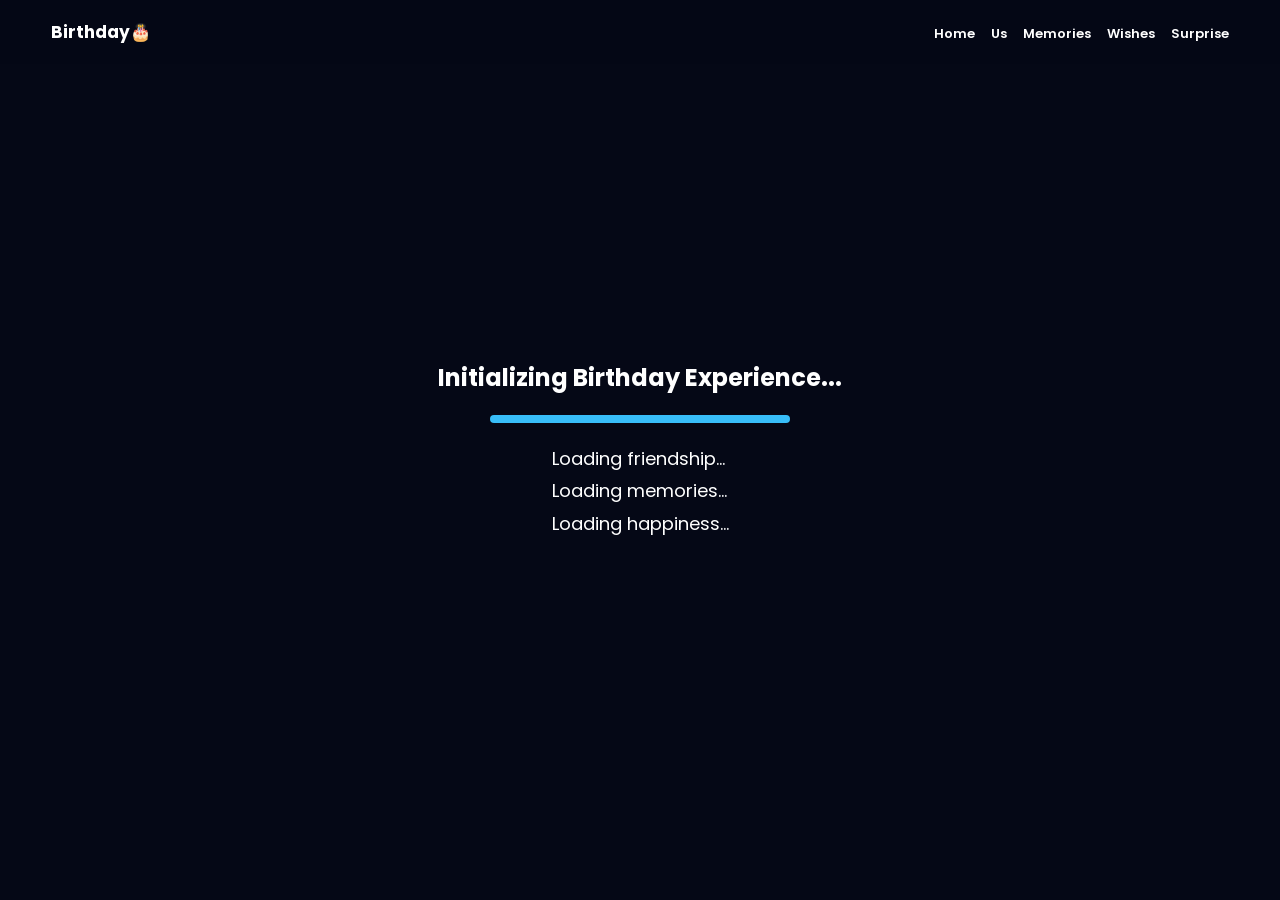
<file: index.html>
<!DOCTYPE html>
<html lang="en">
<head>
<meta charset="UTF-8">
<meta name="viewport" content="width=device-width, initial-scale=1.0">

<title>Birthday 21.0 </title>

<link rel="stylesheet" href="style.css">

</head>

<body>

<div class="stars"></div>


<!-- Loading Screen -->

<div class="loader">

<h2>Initializing Birthday Experience...</h2>

<div class="loading-bar">
<div></div>
</div>

<p>
Loading friendship...
<br>
Loading memories...
<br>
Loading happiness...
</p>

</div>



<header>

<nav>

<h2 class="logo">
Birthday🎂
</h2>


<ul>

<li><a href="index.html">Home</a></li>

<li><a href="us.html">Us</a></li>

<li><a href="memories.html">Memories</a></li>

<li><a href="wishes.html">Wishes</a></li>

<li><a href="extras.html">Surprise</a></li>

</ul>


</nav>

</header>



<section class="hero">


<div class="hero-content">




<h1>
Happy 21st Birthday
<br>

<span>
እቴጌ 
</span>

</h1>


<h3>
July 16 🎂
</h3>



<p>

9+ years of laughter, memories,

</p>



<a href="us.html" class="btn">

Enter Our Story ✨

</a>


</div>


</section>




<script src="script.js"></script>

</body>
</html>
</file>
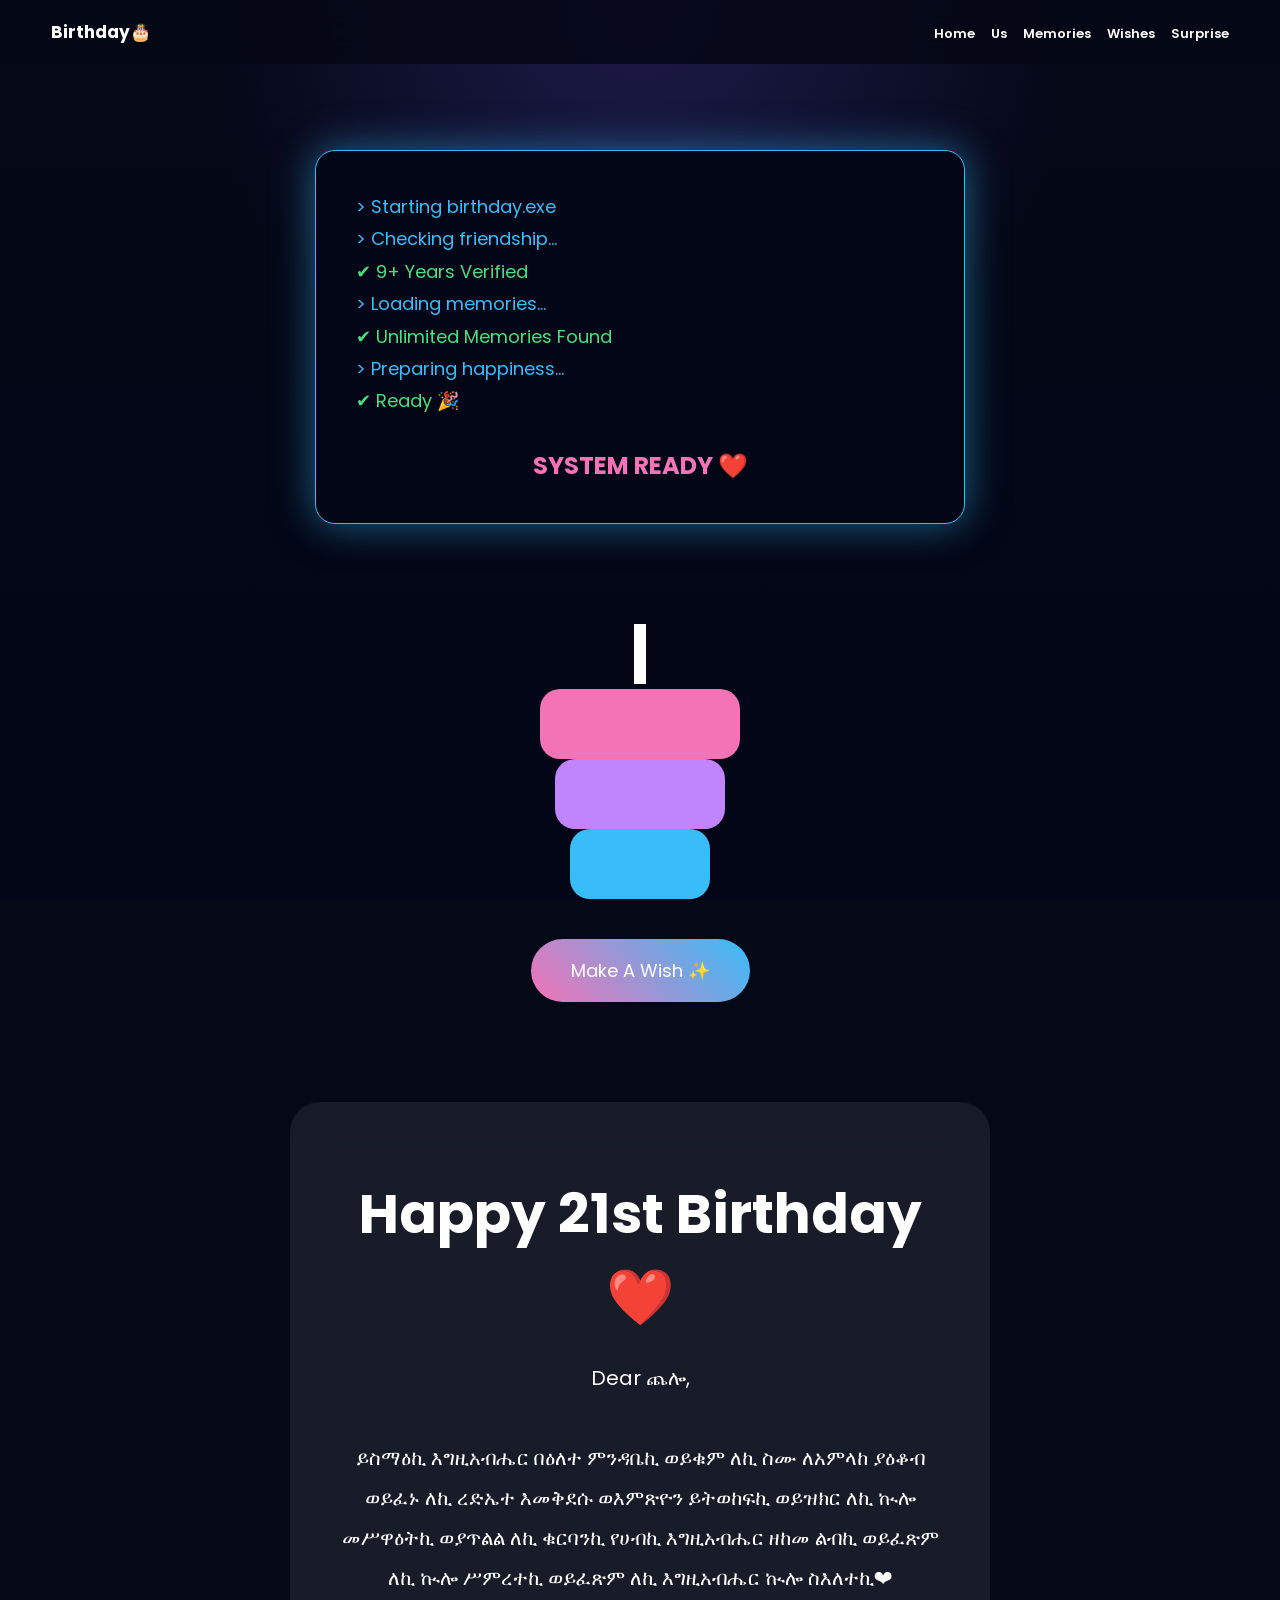
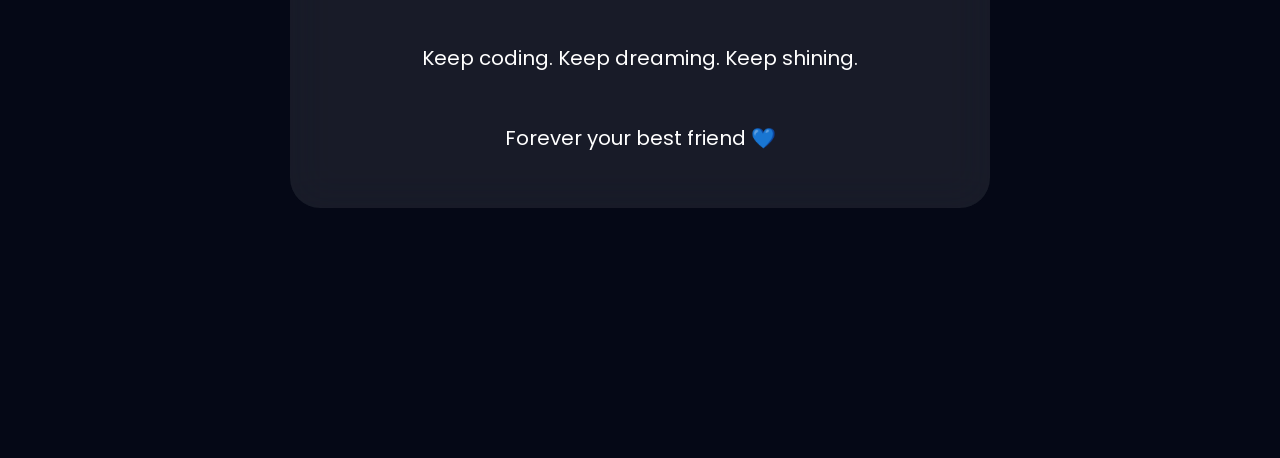
<file: extras.html>
<!DOCTYPE html>
<html lang="en">

<head>

<meta charset="UTF-8">
<meta name="viewport" content="width=device-width, initial-scale=1.0">

<title>Surprise | Birthday.exe</title>

<link rel="stylesheet" href="style.css">

</head>


<body>


<div class="stars"></div>



<header>

<nav>

<h2 class="logo">
Birthday🎂
</h2>


<ul>

<li><a href="index.html">Home</a></li>

<li><a href="us.html">Us</a></li>

<li><a href="memories.html">Memories</a></li>

<li><a href="wishes.html">Wishes</a></li>

<li><a href="extras.html">Surprise</a></li>

</ul>

</nav>

</header>






<section class="surprise-page">



<div class="terminal">


<p>> Starting birthday.exe</p>

<p>> Checking friendship...</p>

<p class="success">
✔ 9+ Years Verified
</p>


<p>> Loading memories...</p>

<p class="success">
✔ Unlimited Memories Found
</p>


<p>> Preparing happiness...</p>

<p class="success">
✔ Ready 🎉
</p>


<h2>
SYSTEM READY ❤️
</h2>


</div>






<div class="cake-area">


<div class="cake">


<div class="candle">

<div class="fire" id="flame"></div>

</div>


<div class="top"></div>


<div class="layer"></div>

<div class="layer second"></div>

<div class="layer third"></div>


</div>



<button onclick="celebrate()">

Make A Wish ✨

</button>
<p id="wishMessage"></p>


</div>








<div class="final-message">


<h1>
Happy 21st Birthday ❤️
</h1>


<p>

Dear ጨሎ,


<br><br>
ይስማዕኪ እግዚአብሔር በዕለተ ምንዳቤኪ
ወይቁም ለኪ ስሙ ለአምላከ ያዕቆብ 
ወይፈኑ ለኪ ረድኤተ እመቅደሱ
ወእምጽዮን ይትወከፍኪ 
ወይዝክር ለኪ ኲሎ መሥዋዕትኪ 
ወያጥልል ለኪ ቁርባንኪ
የሀብኪ እግዚአብሔር ዘከመ ልብኪ 
ወይፈጽም ለኪ ኲሎ ሥምረተኪ 
ወይፈጽም ለኪ እግዚአብሔር ኲሎ ስእለተኪ❤
<br><br>

Keep coding.
Keep dreaming.
Keep shining.

<br><br>

Forever your best friend 💙

</p>


</div>






<div id="confetti"></div>



<script src="script.js"></script>


</body>

</html>
</file>
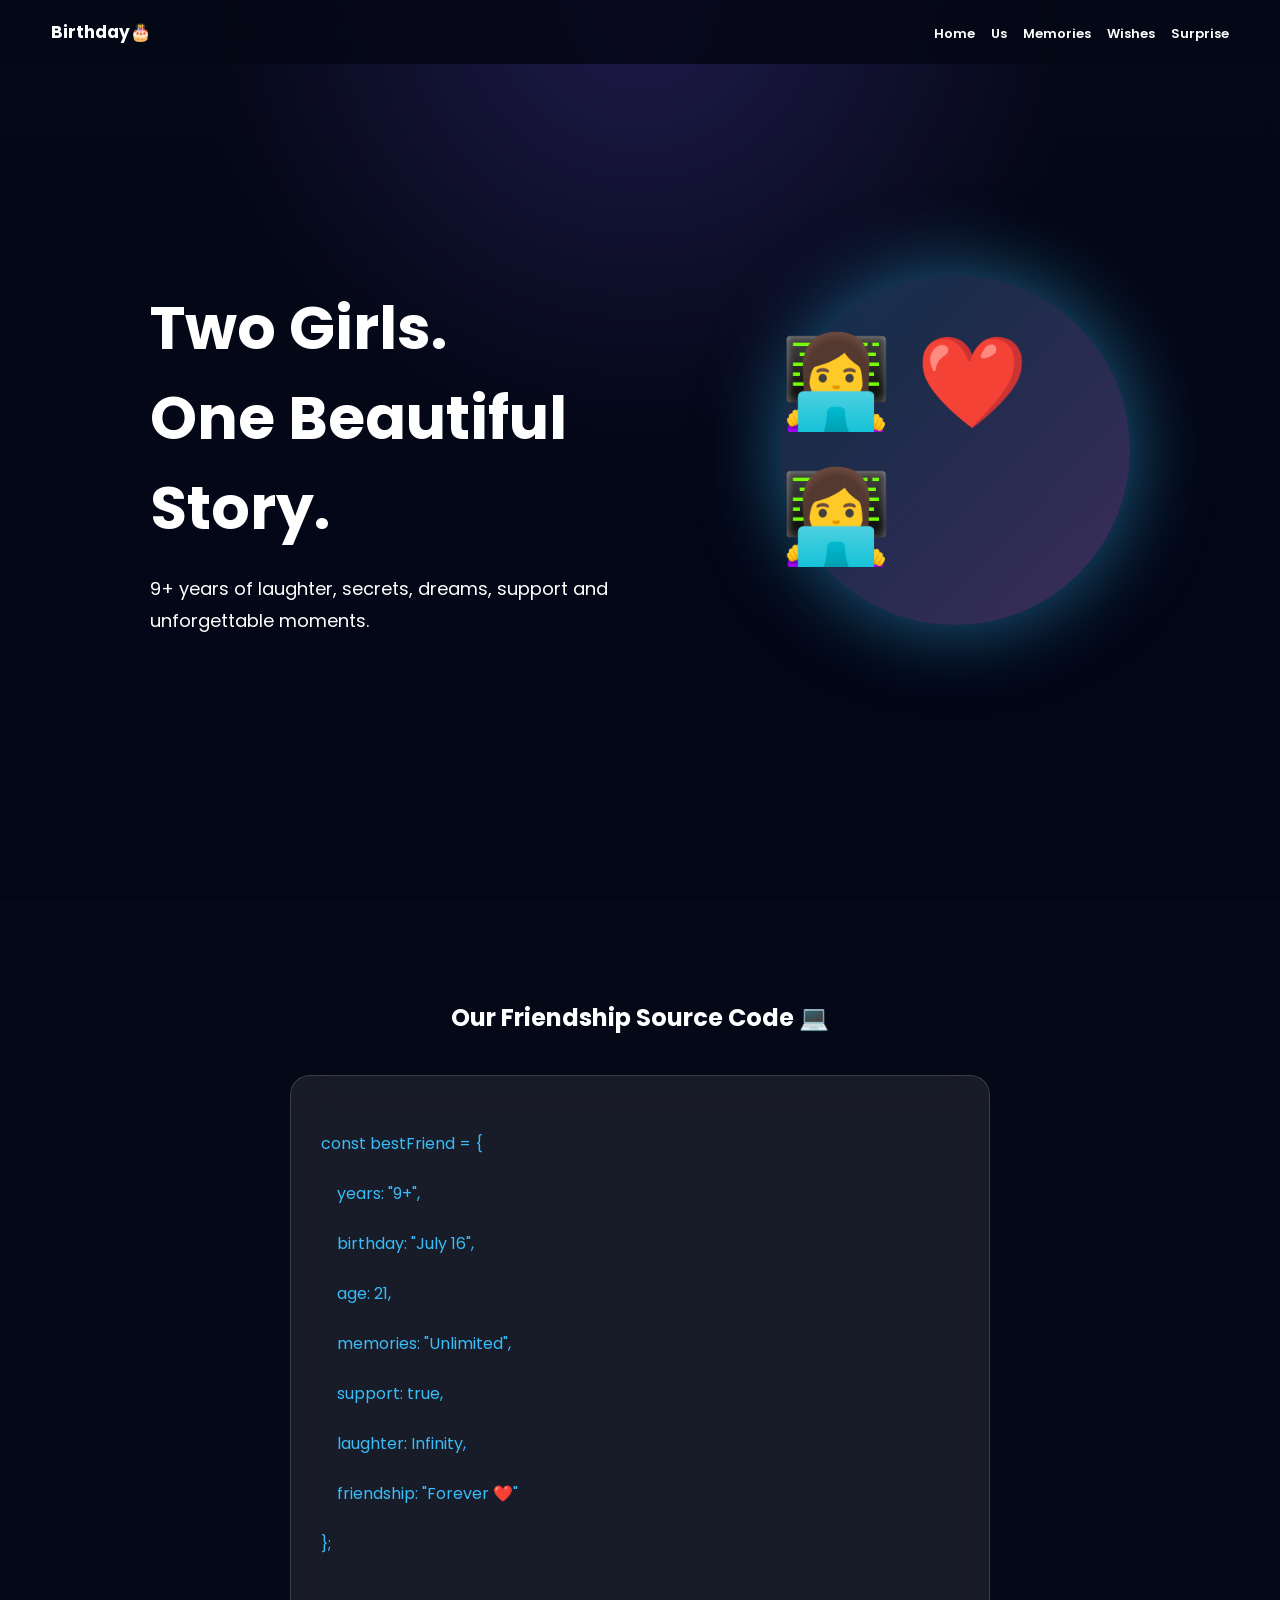
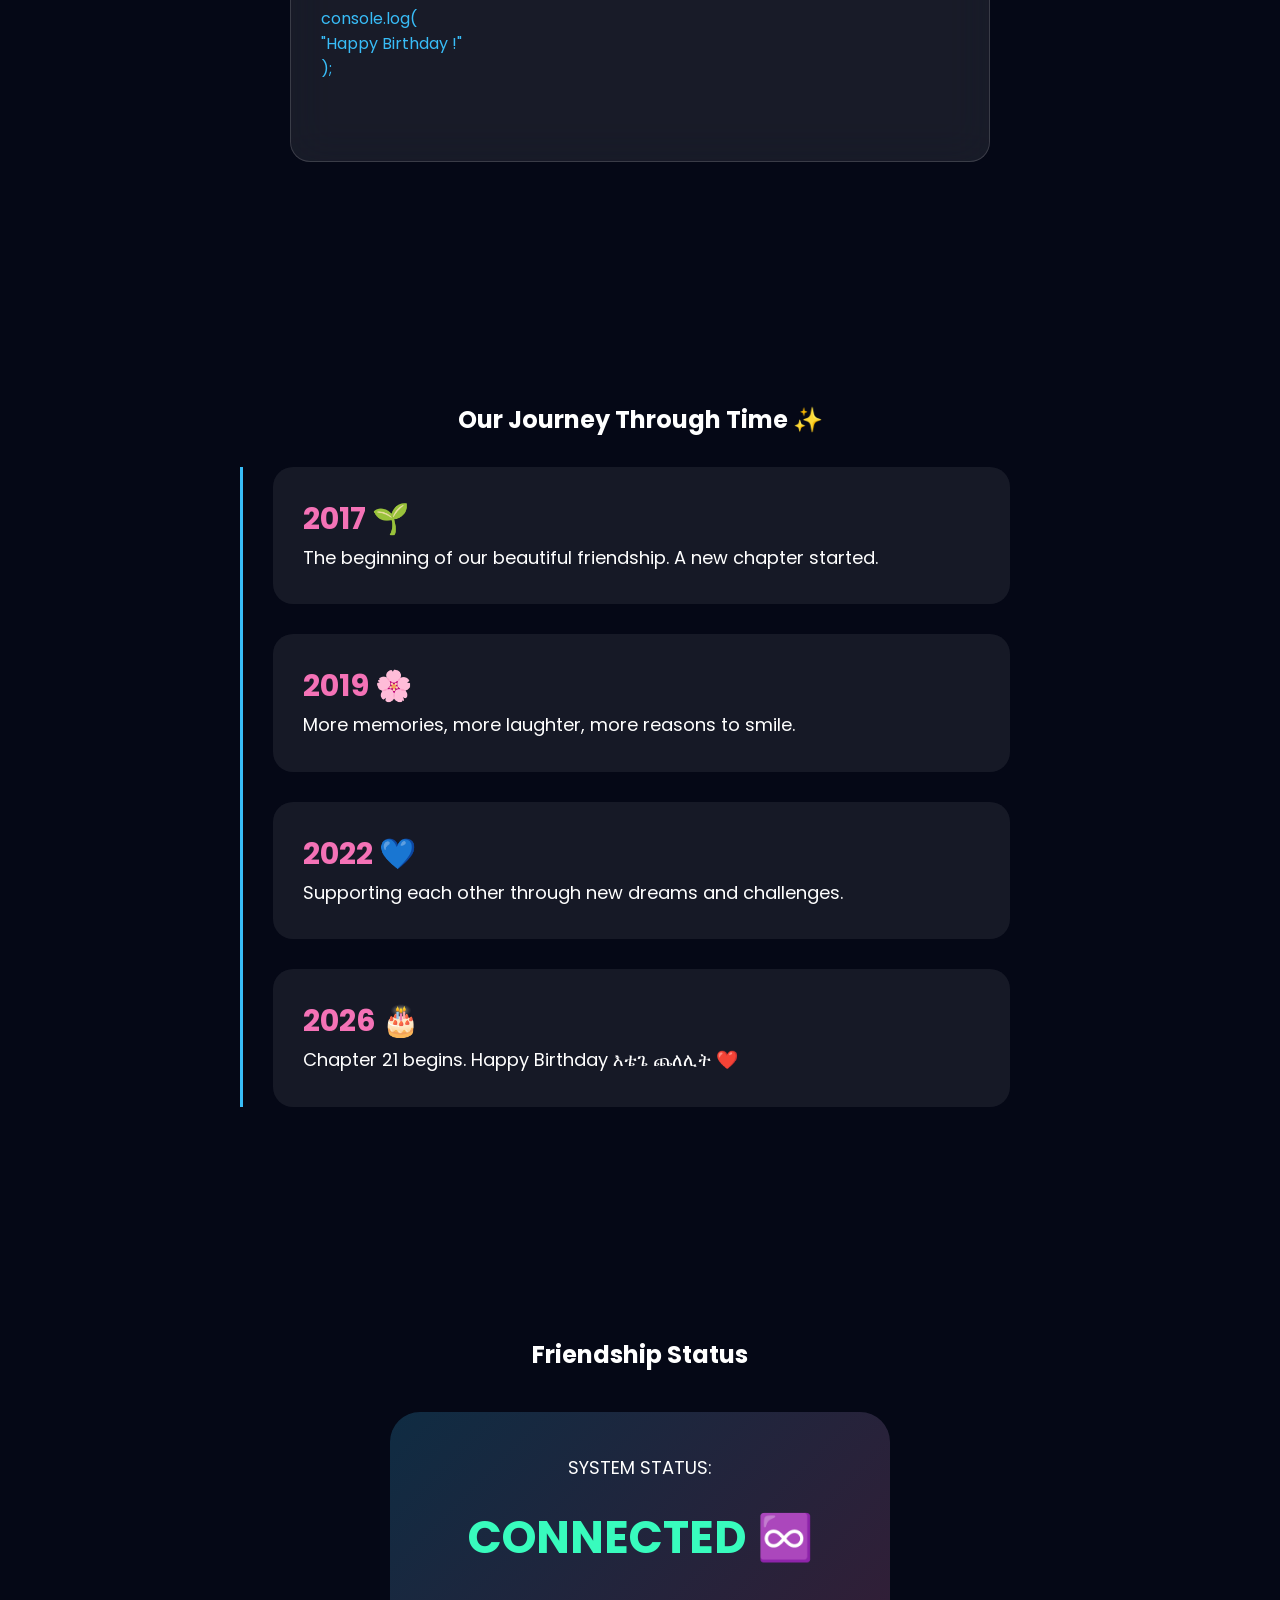
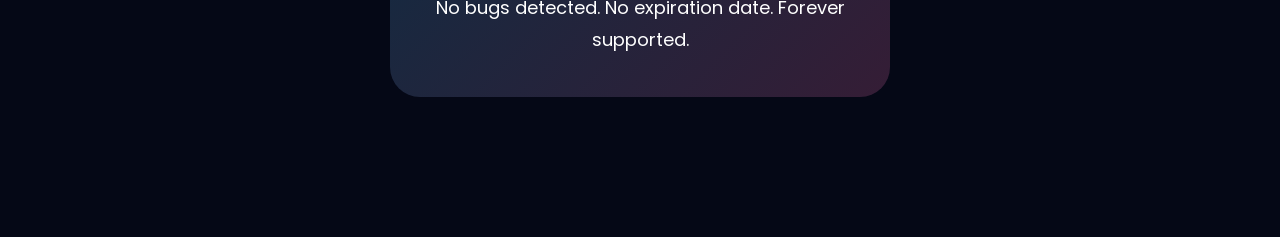
<file: us.html>
<!DOCTYPE html>
<html lang="en">

<head>

<meta charset="UTF-8">
<meta name="viewport" content="width=device-width, initial-scale=1.0">

<title>Us | 9 Years of Friendship</title>

<link rel="stylesheet" href="style.css">

</head>


<body>


<div class="stars"></div>


<header>

<nav>

<h2 class="logo">
Birthday🎂
</h2>


<ul>

<li><a href="index.html">Home</a></li>

<li><a href="us.html">Us</a></li>

<li><a href="memories.html">Memories</a></li>

<li><a href="wishes.html">Wishes</a></li>

<li><a href="extras.html">Surprise</a></li>

</ul>

</nav>

</header>




<section class="friend-hero">


<div class="friend-text">



<h1>
Two Girls.
<br>
One Beautiful Story.
</h1>


<p>

9+ years of laughter, secrets,
dreams, support and unforgettable moments.

</p>


</div>



<div class="friend-image">

<!-- Replace this with AI image later -->

<div class="ai-girls">

👩‍💻 ❤️ 👩‍💻

</div>


</div>


</section>






<section class="code-section">


<h2>
Our Friendship Source Code 💻
</h2>


<div class="code-card">


<pre>

const bestFriend = {

    years: "9+",

    birthday: "July 16",

    age: 21,

    memories: "Unlimited",

    support: true,

    laughter: Infinity,

    friendship: "Forever ❤️"

};


console.log(
"Happy Birthday !"
);


</pre>


</div>


</section>







<section class="timeline">


<h2>
Our Journey Through Time ✨
</h2>



<div class="timeline-box">


<div class="event">

<h3>
2017 🌱
</h3>

<p>
The beginning of our beautiful friendship.
A new chapter started.
</p>

</div>




<div class="event">

<h3>
2019 🌸
</h3>

<p>
More memories, more laughter,
more reasons to smile.
</p>

</div>





<div class="event">

<h3>
2022 💙
</h3>

<p>
Supporting each other through
new dreams and challenges.
</p>

</div>





<div class="event">

<h3>
2026 🎂
</h3>

<p>
Chapter 21 begins.
Happy Birthday እቴጌ ጨለሊት ❤️
</p>

</div>



</div>


</section>





<section class="promise">


<h2>
Friendship Status
</h2>


<div class="status-card">


<p>

SYSTEM STATUS:

</p>


<h1>
CONNECTED ♾️

</h1>


<p>

No bugs detected.
No expiration date.
Forever supported.

</p>


</div>


</section>





</body>

</html>
</file>
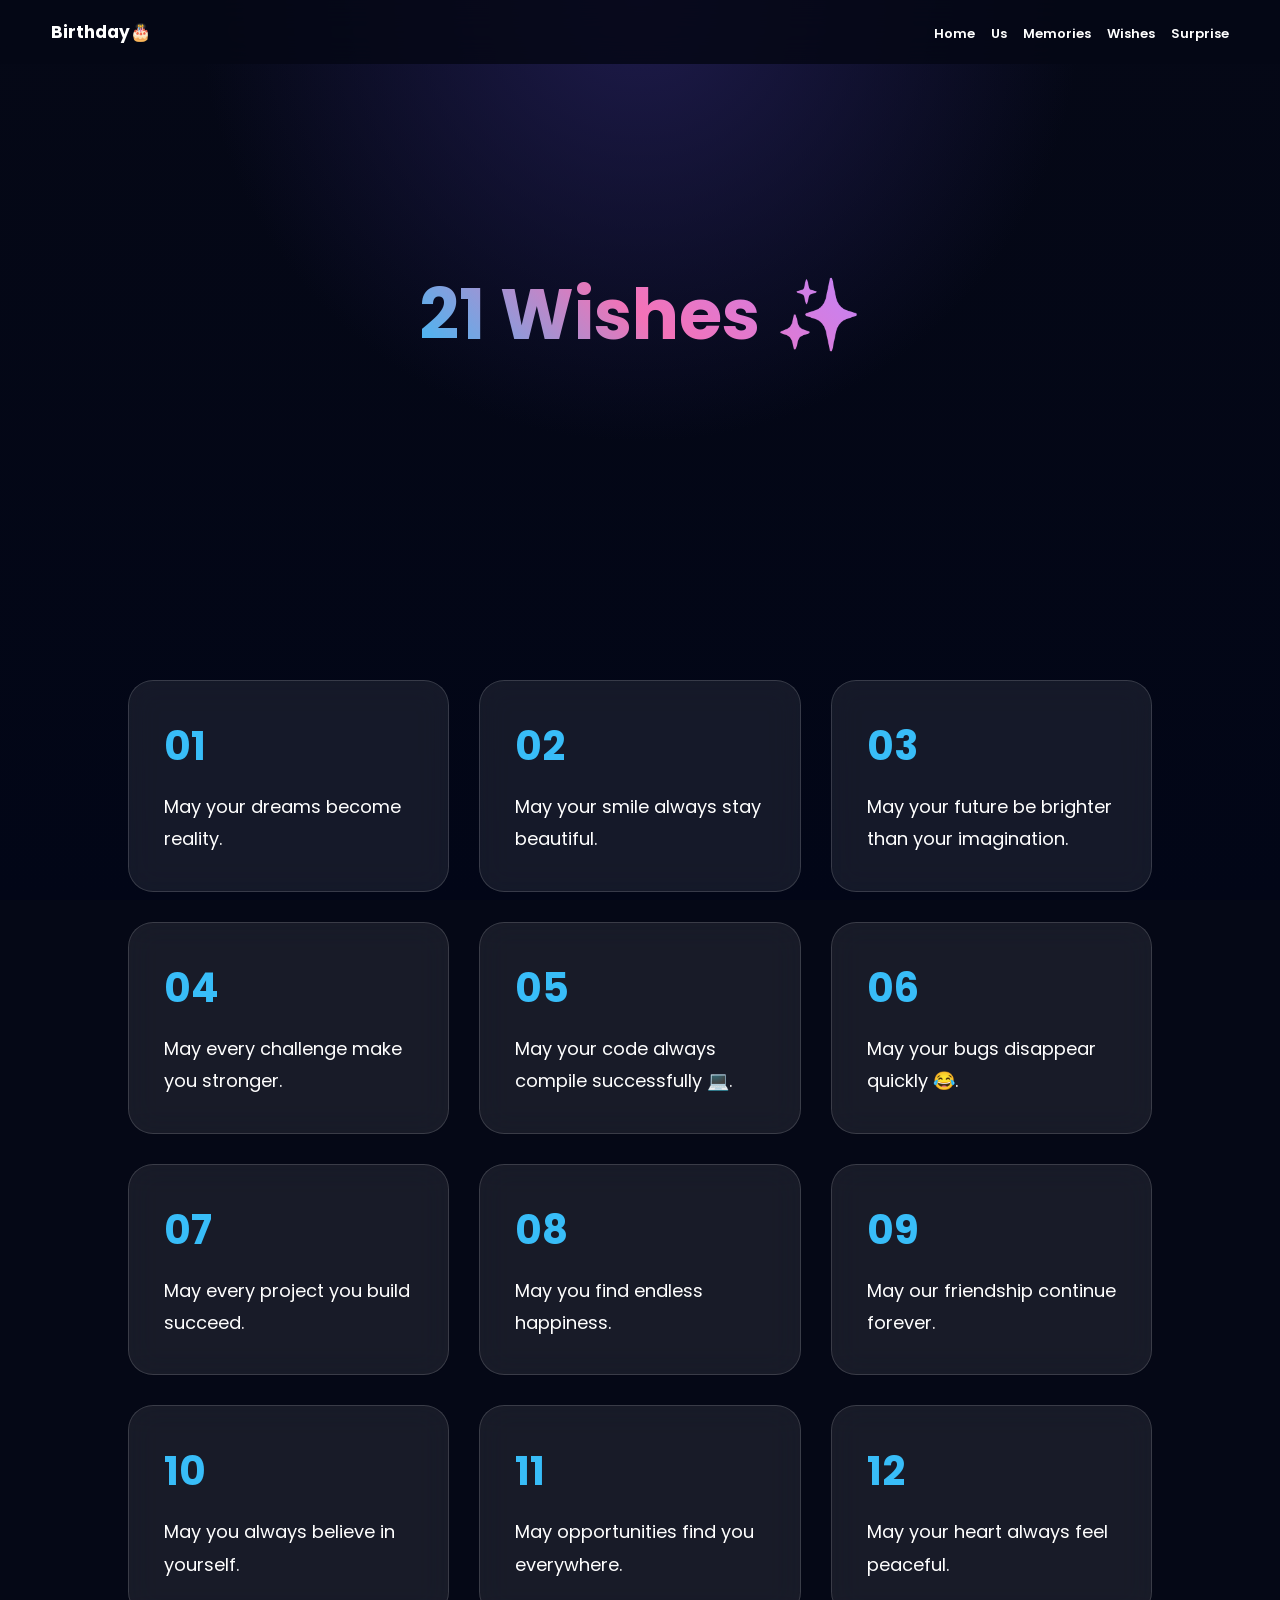
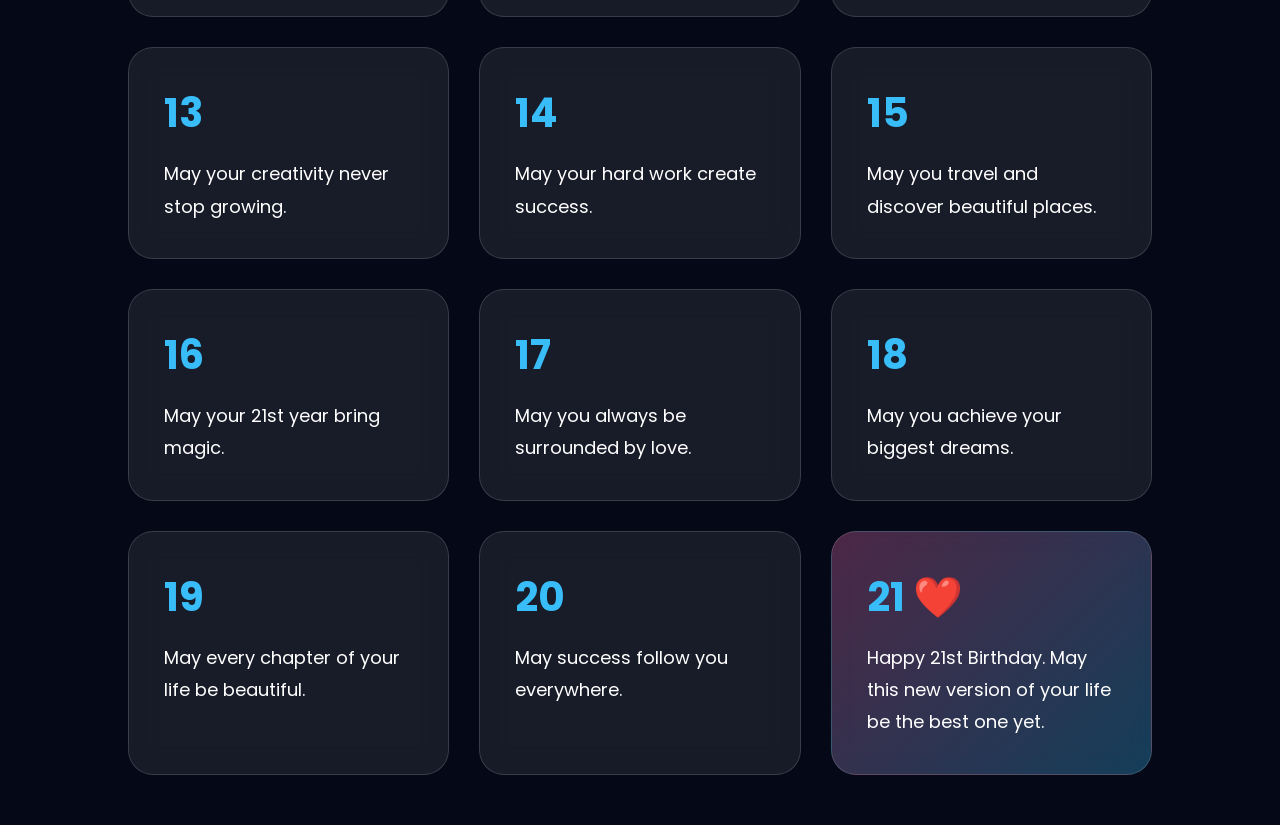
<file: wishes.html>
<!DOCTYPE html>
<html lang="en">

<head>

<meta charset="UTF-8">
<meta name="viewport" content="width=device-width, initial-scale=1.0">

<title>21 Wishes | Birthday🎂</title>

<link rel="stylesheet" href="style.css">

</head>


<body>


<div class="stars"></div>



<header>

<nav>

<h2 class="logo">
Birthday🎂
</h2>


<ul>

<li><a href="index.html">Home</a></li>

<li><a href="us.html">Us</a></li>

<li><a href="memories.html">Memories</a></li>

<li><a href="wishes.html">Wishes</a></li>

<li><a href="extras.html">Surprise</a></li>

</ul>

</nav>

</header>





<section class="wish-hero">



<h1>
21 Wishes ✨
</h1>





</section>







<section class="wish-container">



<div class="wish-card">

<h2>01</h2>

<p>
May your dreams become reality.
</p>

</div>




<div class="wish-card">

<h2>02</h2>

<p>
May your smile always stay beautiful.
</p>

</div>





<div class="wish-card">

<h2>03</h2>

<p>
May your future be brighter than your imagination.
</p>

</div>





<div class="wish-card">

<h2>04</h2>

<p>
May every challenge make you stronger.
</p>

</div>






<div class="wish-card">

<h2>05</h2>

<p>
May your code always compile successfully 💻.
</p>

</div>





<div class="wish-card">

<h2>06</h2>

<p>
May your bugs disappear quickly 😂.
</p>

</div>





<div class="wish-card">

<h2>07</h2>

<p>
May every project you build succeed.
</p>

</div>





<div class="wish-card">

<h2>08</h2>

<p>
May you find endless happiness.
</p>

</div>





<div class="wish-card">

<h2>09</h2>

<p>
May our friendship continue forever.
</p>

</div>





<div class="wish-card">

<h2>10</h2>

<p>
May you always believe in yourself.
</p>

</div>





<div class="wish-card">

<h2>11</h2>

<p>
May opportunities find you everywhere.
</p>

</div>





<div class="wish-card">

<h2>12</h2>

<p>
May your heart always feel peaceful.
</p>

</div>





<div class="wish-card">

<h2>13</h2>

<p>
May your creativity never stop growing.
</p>

</div>





<div class="wish-card">

<h2>14</h2>

<p>
May your hard work create success.
</p>

</div>





<div class="wish-card">

<h2>15</h2>

<p>
May you travel and discover beautiful places.
</p>

</div>





<div class="wish-card">

<h2>16</h2>

<p>
May your 21st year bring magic.
</p>

</div>





<div class="wish-card">

<h2>17</h2>

<p>
May you always be surrounded by love.
</p>

</div>





<div class="wish-card">

<h2>18</h2>

<p>
May you achieve your biggest dreams.
</p>

</div>





<div class="wish-card">

<h2>19</h2>

<p>
May every chapter of your life be beautiful.
</p>

</div>





<div class="wish-card">

<h2>20</h2>

<p>
May success follow you everywhere.
</p>

</div>





<div class="wish-card final-wish">

<h2>21 ❤️</h2>

<p>
Happy 21st Birthday.
May this new version of your life be the best one yet.
</p>

</div>



</section>





</body>

</html>
</file>
<file: style.css>
@import url('https://fonts.googleapis.com/css2?family=Poppins:wght@300;400;600;700&display=swap');


*{
margin:0;
padding:0;
box-sizing:border-box;
font-family:Poppins,sans-serif;
}



body{

background:#050816;
color:white;
overflow-x:hidden;

}



.stars{

position:fixed;
width:100%;
height:100%;

background:

radial-gradient(circle at top,#1e1b4b,transparent 40%),

linear-gradient(#050816,#020617);

z-index:-1;

}



header {
    position: fixed;
    top: 0;
    left: 0;
    width: 100%;
    padding: 19px 4%;
    background: rgba(5, 8, 22, 0.85);
    backdrop-filter: blur(15px);
    z-index: 1000;
}

nav {
    display: flex;
    justify-content: space-between;
    align-items: center;
}

.logo {
    font-size: 17px;
    font-weight: bold;
    color: white;
}

.logo span {
    color: #38bdf8;
}

nav ul{
    display:flex;
    align-items:center;
    justify-content:flex-end;
    gap:16px;
    list-style:none;
    margin:0;
    padding:0;
    flex-wrap:nowrap;
}

nav ul li {
    display: inline-block;
}

nav ul li a {
    color: white;
    text-decoration: none;
    font-size: 13px;
    font-weight: 600;
    transition: 0.3s;
}

nav ul li a:hover {
    color: #f472b6;
}
ul{

display:flex;
gap:35px;
list-style:none;

}



a{

color:white;
text-decoration:none;

}



.hero{

height:100vh;

display:flex;
align-items:center;
justify-content:center;

text-align:center;

}



.hero-content{

max-width:800px;

}



.code{

color:#38bdf8;

font-family:monospace;

font-size:18px;

}



h1{

font-size:70px;
margin:20px 0;

}



h1 span{

background:linear-gradient(
45deg,
#38bdf8,
#c084fc,
#f472b6
);

-webkit-background-clip:text;

color:transparent;

}



h3{

font-size:30px;

color:#f472b6;

}



p{

font-size:18px;

line-height:1.8;

}



.btn{

display:inline-block;

margin-top:35px;

padding:15px 35px;

border-radius:50px;


background:linear-gradient(
45deg,
#8b5cf6,
#38bdf8
);


transition:.4s;

}



.btn:hover{

transform:translateY(-8px);

box-shadow:0 0 40px #38bdf8;

}



/* Loading */

.loader{

position:fixed;

inset:0;

background:#050816;

display:flex;

flex-direction:column;

align-items:center;

justify-content:center;

z-index:999;

}



.loading-bar{

width:300px;

height:8px;

background:#222;

border-radius:20px;

margin:20px;

overflow:hidden;

}



.loading-bar div{

height:100%;

width:0;

background:#38bdf8;

animation:load 3s forwards;

}



@keyframes load{

to{

width:100%;

}

}




/* ===================
      US PAGE
=================== */


.friend-hero{

min-height:100vh;

display:flex;

align-items:center;

justify-content:center;

gap:80px;

padding:120px 10%;

}


.friend-text{

max-width:550px;

}



.friend-text h1{

font-size:60px;

}




.ai-girls{


width:350px;

height:350px;

border-radius:50%;


display:flex;

align-items:center;

justify-content:center;


font-size:90px;


background:

linear-gradient(
135deg,
rgba(56,189,248,.2),
rgba(192,132,252,.3)
);


box-shadow:

0 0 80px rgba(56,189,248,.5);


animation:

float 4s infinite ease-in-out;


}



@keyframes float{


50%{

transform:translateY(-25px);

}


}




.code-section,
.timeline,
.promise{


padding:100px 10%;

text-align:center;


}



.code-card{


margin:40px auto;

max-width:700px;


background:

rgba(255,255,255,.08);


border:

1px solid rgba(255,255,255,.15);


border-radius:20px;


padding:30px;


text-align:left;


backdrop-filter:blur(20px);


}



pre{

color:#38bdf8;

font-size:16px;

}



.timeline-box{


max-width:800px;

margin:auto;

border-left:

3px solid #38bdf8;


}



.event{


padding:30px;

margin:30px;

background:

rgba(255,255,255,.07);


border-radius:20px;


text-align:left;


transition:.4s;


}



.event:hover{


transform:translateX(15px);


box-shadow:

0 0 30px #38bdf8;


}



.status-card{


margin:40px auto;

max-width:500px;


padding:40px;


border-radius:30px;


background:

linear-gradient(

135deg,

rgba(56,189,248,.2),

rgba(244,114,182,.2)

);


}



.status-card h1{


color:#38fbbd;

font-size:45px;


}




@media(max-width:800px){


.friend-hero{

flex-direction:column;

}



.friend-text h1{

font-size:40px;

}


}
/* ==========================
       MEMORIES PAGE
========================== */


.memory-hero{

min-height:70vh;

display:flex;

flex-direction:column;

justify-content:center;

align-items:center;

text-align:center;

padding:120px 10%;

}



.memory-hero h1{

font-size:65px;

}



.gallery{


padding:50px 8%;


display:grid;


grid-template-columns:

repeat(auto-fit,minmax(280px,1fr));


gap:40px;


}




.memory-card{


background:

rgba(255,255,255,.08);


border-radius:25px;


padding:25px;


backdrop-filter:blur(15px);


transition:.5s;


border:

1px solid rgba(255,255,255,.15);


}



.memory-card:hover{


transform:

translateY(-15px)
rotate(1deg);


box-shadow:

0 0 40px #38bdf8;


}




.photo{


height:260px;

overflow:hidden;

border-radius:20px;

}



.photo img{


width:100%;

height:100%;


object-fit:cover;


transition:.5s;


}



.memory-card:hover img{


transform:scale(1.1);


}




.memory-card span{


color:#38bdf8;


font-family:monospace;


}



.memory-terminal{


padding:100px 10%;

text-align:center;


}




.terminal-box{


max-width:600px;

margin:auto;


background:#020617;


border-radius:20px;


padding:40px;


text-align:left;


font-family:monospace;


border:

1px solid #38bdf8;


box-shadow:

0 0 30px rgba(56,189,248,.4);


}



.terminal-box p{


color:#38bdf8;


}



.terminal-box h3{


color:#f472b6;


font-size:25px;


}
/* =========================
       WISHES PAGE
========================= */


.wish-hero{

height:70vh;

display:flex;

flex-direction:column;

justify-content:center;

align-items:center;

text-align:center;

padding:100px 10%;

}



.wish-hero h1{

font-size:70px;

background:

linear-gradient(
45deg,
#38bdf8,
#f472b6,
#c084fc
);

-webkit-background-clip:text;

color:transparent;

}




.wish-container{


padding:50px 10%;


display:grid;


grid-template-columns:

repeat(auto-fit,minmax(250px,1fr));


gap:30px;


}





.wish-card{


padding:35px;


border-radius:25px;


background:

rgba(255,255,255,.08);


border:

1px solid rgba(255,255,255,.15);


backdrop-filter:blur(15px);


transition:.5s;


}



.wish-card:hover{


transform:

translateY(-12px)
scale(1.03);


box-shadow:

0 0 35px #c084fc;


}



.wish-card h2{


color:#38bdf8;

font-size:40px;


}



.wish-card p{


margin-top:15px;


}



.final-wish{


background:

linear-gradient(

135deg,

rgba(244,114,182,.3),

rgba(56,189,248,.3)

);


}/* ======================
       SURPRISE PAGE
====================== */


.surprise-page{


min-height:100vh;

padding:150px 10%;


text-align:center;


}




.terminal{


max-width:650px;

margin:auto;


background:#020617;


border-radius:20px;


padding:40px;


text-align:left;


font-family:monospace;


border:1px solid #38bdf8;


box-shadow:

0 0 40px rgba(56,189,248,.5);


}




.terminal p{


color:#38bdf8;

font-size:18px;


}



.success{

color:#4ade80!important;

}



.terminal h2{


color:#f472b6;


text-align:center;


margin-top:30px;


}





.cake-area{


margin-top:100px;


}




.cake{


position:relative;

width:200px;

margin:auto;


}



.layer{


height:70px;

background:#f472b6;

border-radius:20px;

margin-top:5px;


}



.layer.second{


width:170px;

margin:auto;

background:#c084fc;


}



.layer.third{


width:140px;

margin:auto;

background:#38bdf8;


}



.candle{


height:60px;

width:12px;

background:white;

margin:auto;

position:relative;


}



.fire{

width:20px;
height:20px;

background:#fbbf24;

border-radius:50%;

position:absolute;

top:-20px;

left:-4px;


opacity:0;


filter:drop-shadow(0 0 10px orange);


animation:flame .5s infinite alternate;

}



.fire.active{

opacity:1;

}



@keyframes flame{


from{

transform:scale(1);

}


to{

transform:scale(1.3);

}


}
#wishMessage{


margin-top:30px;

font-size:22px;

color:#f472b6;


opacity:0;

transition:1s;


}



#wishMessage.show{


opacity:1;


}




.cake-area button{


margin-top:40px;


padding:18px 40px;


border:none;


border-radius:50px;


font-size:18px;


cursor:pointer;


background:

linear-gradient(
45deg,
#f472b6,
#38bdf8
);


color:white;


}




.final-message{


margin:100px auto;


max-width:700px;


padding:50px;


border-radius:30px;


background:

rgba(255,255,255,.08);


backdrop-filter:blur(20px);


}



.final-message h1{


font-size:55px;


}



.final-message p{


font-size:20px;


line-height:2;


}
@keyframes fall{

to{

transform:
translateY(100vh)
rotate(360deg);

}


}
</file>
